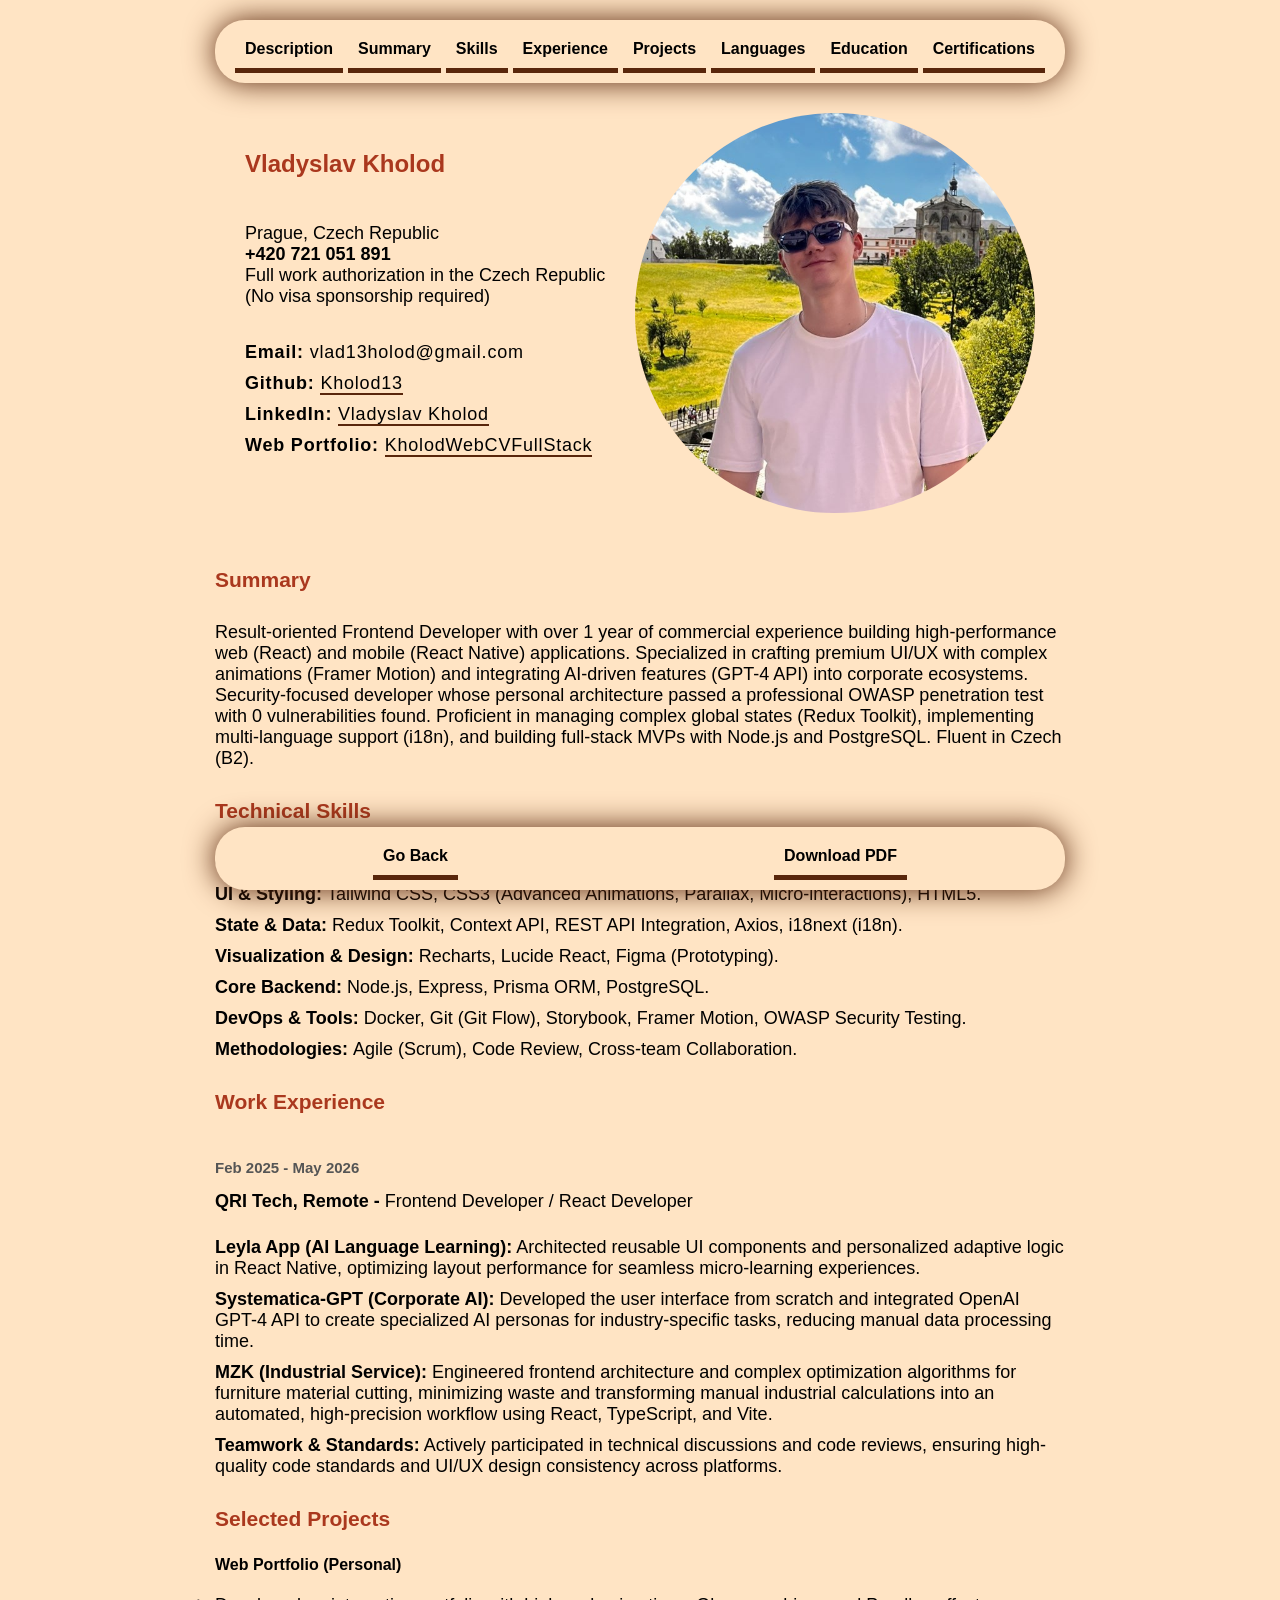
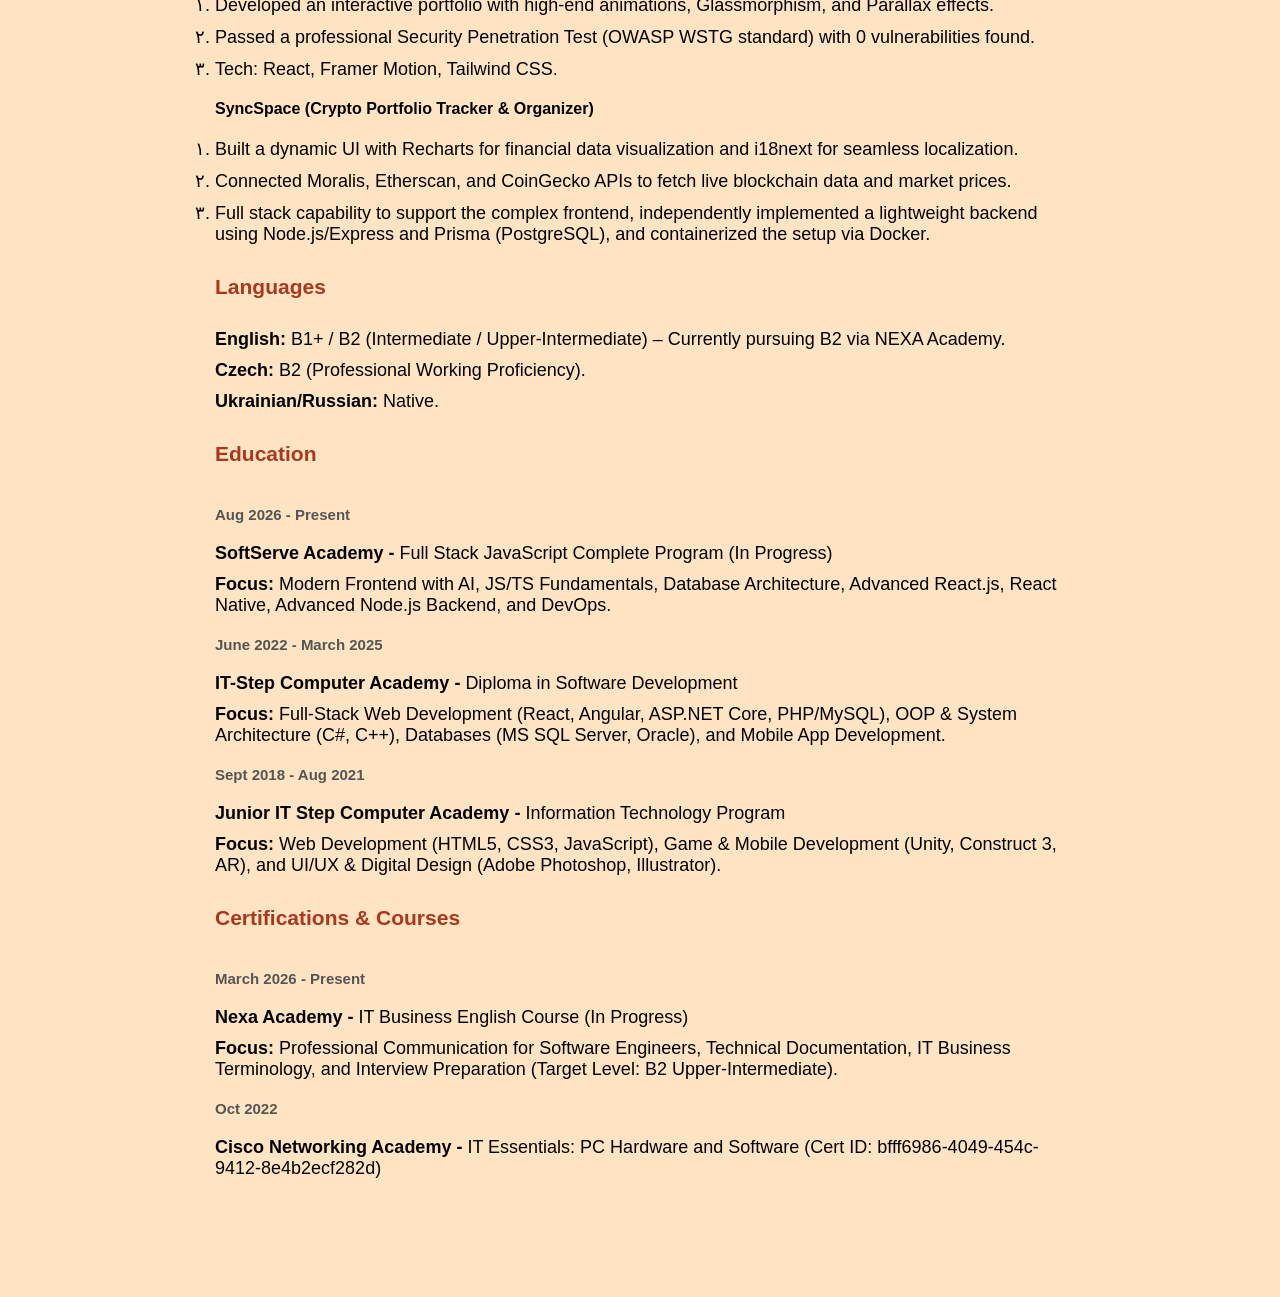
<file: index.html>
<!doctype html>
<html lang="en">
<head>
    <meta charset="UTF-8">
    <meta name="viewport"
          content="width=device-width, user-scalable=no, initial-scale=1.0, maximum-scale=1.0, minimum-scale=1.0">
    <meta http-equiv="X-UA-Compatible" content="ie=edge">
    <link rel="stylesheet" href="styles.css">
    <title>Vladyslav Kholod | Full Stack Developer</title>
</head>
<body>
    <div class="wrapper">
        <nav>
            <a class="link" href="#top">Description</a>
            <a class="link" href="#summary">Summary</a>
            <a class="link" href="#skills">Skills</a>
            <a class="link" href="#experience">Experience</a>
            <a class="link" href="#projects">Projects</a>
            <a class="link" href="#languages">Languages</a>
            <a class="link" href="#education">Education</a>
            <a class="link" href="#certifications">Certifications</a>
        </nav>
        <section id="top" class="description-block">
            <div>
                <h1>Vladyslav Kholod</h1>
                <p>
                    Prague, Czech Republic<br/>
                    <strong>+420 721 051 891</strong><br/>
                    Full work authorization in the Czech Republic<br/> (No visa sponsorship required)
                </p>
                <ul>
                    <li><strong>Email: </strong>vlad13holod@gmail.com</li>
                    <li><strong>Github: </strong><a href="http://github.com/Kholod13">Kholod13</a></li>
                    <li><strong>LinkedIn: </strong><a href="https://bit.ly/kholodLinkedIn">Vladyslav Kholod</a></li>
                    <li><strong>Web Portfolio: </strong><a href="https://bit.ly/KholodWebCVFullStack">KholodWebCVFullStack</a></li>
                </ul>
            </div>
            <div>
                <img src="source/profile.jpg" alt="profile picture">
            </div>
        </section>
        <section id="summary" class="summary-block block">
            <h3>Summary</h3>
            <p>
                Result-oriented Frontend Developer with over 1 year of commercial experience
                building high-performance web (React) and mobile (React Native) applications.
                Specialized in crafting premium UI/UX with complex animations (Framer
                Motion) and integrating AI-driven features (GPT-4 API) into corporate
                ecosystems. Security-focused developer whose personal architecture passed a
                professional OWASP penetration test with 0 vulnerabilities found. Proficient in
                managing complex global states (Redux Toolkit), implementing multi-language
                support (i18n), and building full-stack MVPs with Node.js and PostgreSQL. Fluent
                in Czech (B2).
            </p>
        </section>
        <section id="skills" class="skills-block block">
            <h3>Technical Skills</h3>
            <ul>
                <li><strong>Core Frontend: </strong>JavaScript (ES6+), TypeScript, React, React Native, Next.js, Vite.</li>
                <li><strong>UI & Styling: </strong>Tailwind CSS, CSS3 (Advanced Animations, Parallax, Micro-interactions), HTML5.</li>
                <li><strong>State & Data: </strong>Redux Toolkit, Context API, REST API Integration, Axios, i18next (i18n).</li>
                <li><strong>Visualization & Design: </strong>Recharts, Lucide React, Figma (Prototyping).</li>
                <li><strong>Core Backend: </strong> Node.js, Express, Prisma ORM, PostgreSQL.</li>
                <li><strong>DevOps & Tools: </strong>Docker, Git (Git Flow), Storybook, Framer Motion, OWASP Security Testing.</li>
                <li><strong>Methodologies: </strong> Agile (Scrum), Code Review, Cross-team Collaboration.</li>
            </ul>
        </section>
        <section id="experience" class="experience-block block">
            <h3>Work Experience</h3>
            <div class="experience-item item">
                <p>
                    <span>Feb 2025 - May 2026</span><br/>
                    <strong>QRI Tech, Remote - </strong>Frontend Developer / React Developer
                </p>
                <ol>
                    <li>
                        <strong>Leyla App (AI Language Learning):</strong> Architected reusable UI components
                        and personalized adaptive logic in React Native, optimizing layout
                        performance for seamless micro-learning experiences.
                    </li>
                    <li>
                        <strong>Systematica-GPT (Corporate AI):</strong> Developed the user interface from
                        scratch and integrated OpenAI GPT-4 API to create specialized AI
                        personas for industry-specific tasks, reducing manual data processing
                        time.
                    </li>
                    <li>
                        <strong>MZK (Industrial Service):</strong> Engineered frontend architecture and complex
                        optimization algorithms for furniture material cutting, minimizing waste
                        and transforming manual industrial calculations into an automated,
                        high-precision workflow using React, TypeScript, and Vite.
                    </li>
                    <li>
                        <strong>Teamwork & Standards:</strong>  Actively participated in technical discussions and
                        code reviews, ensuring high-quality code standards and UI/UX design
                        consistency across platforms.
                    </li>
                </ol>
            </div>
        </section>
        <section id="projects" class="projects-block block">
            <h3>Selected Projects</h3>
            <div class="projects-item item">
                <h4>Web Portfolio (Personal)</h4>
                <ul>
                    <li>
                        Developed an interactive portfolio with high-end animations, Glassmorphism, and Parallax effects.
                    </li>
                    <li>
                        Passed a professional Security Penetration Test (OWASP WSTG standard)
                        with 0 vulnerabilities found.
                    </li>
                    <li>
                        Tech: React, Framer Motion, Tailwind CSS.
                    </li>
                </ul>
            </div>
            <div class="projects-item item">
                <h4>SyncSpace (Crypto Portfolio Tracker & Organizer)</h4>
                <ul>
                    <li>
                        Built a dynamic UI with Recharts for financial data visualization and
                        i18next for seamless localization.
                    </li>
                    <li>
                        Connected Moralis, Etherscan, and CoinGecko APIs to fetch live
                        blockchain data and market prices.
                    </li>
                    <li>
                        Full stack capability to support the complex frontend, independently
                        implemented a lightweight backend using Node.js/Express and Prisma
                        (PostgreSQL), and containerized the setup via Docker.
                    </li>
                </ul>
            </div>
        </section>
        <section id="languages" class="languages-block block">
            <h3>Languages</h3>
            <ul>
                <li><strong>English: </strong>B1+ / B2 (Intermediate / Upper-Intermediate) – Currently pursuing B2 via NEXA Academy.</li>
                <li><strong>Czech: </strong>B2 (Professional Working Proficiency).</li>
                <li><strong>Ukrainian/Russian: </strong>Native.</li>
            </ul>
        </section>
        <section id="education" class="education-block block">
            <h3>Education</h3>
            <div class="education-item item">
                <span>Aug 2026 - Present</span>
                <p>
                    <strong>SoftServe Academy - </strong> Full Stack JavaScript Complete Program (In Progress)
                </p>
                <p>
                    <strong>Focus: </strong>Modern Frontend with AI, JS/TS Fundamentals, Database Architecture, Advanced React.js, React Native, Advanced Node.js Backend, and DevOps.
                </p>
            </div>
            <div class="education-item item">
                <span>June 2022 - March 2025</span>
                <p>
                    <strong>IT-Step Computer Academy - </strong>Diploma in Software Development
                </p>
                <p>
                    <strong>Focus: </strong>Full-Stack Web Development (React, Angular, ASP.NET Core,
                    PHP/MySQL), OOP & System Architecture (C#, C++), Databases (MS SQL Server,
                    Oracle), and Mobile App Development.
                </p>
            </div>
            <div class="education-item item">
                <span>Sept 2018 - Aug 2021</span>
                <p>
                    <strong>Junior IT Step Computer Academy -</strong> Information Technology Program
                </p>
                <p>
                    <strong>Focus: </strong>Web Development (HTML5, CSS3, JavaScript), Game & Mobile
                    Development (Unity, Construct 3, AR), and UI/UX & Digital Design (Adobe
                    Photoshop, Illustrator).
                </p>
            </div>
        </section>
        <section id="certifications" class="certifications-block block">
            <h3>Certifications & Courses</h3>
            <div class="education-item item">
                <span>March 2026 - Present</span>
                <p>
                    <strong>Nexa Academy -</strong> IT Business English Course (In Progress)
                </p>
                <p>
                    <strong>Focus: </strong>Professional Communication for Software Engineers, Technical
                    Documentation, IT Business Terminology, and Interview Preparation (Target
                    Level: B2 Upper-Intermediate).
                </p>
            </div>
            <div class="education-item item">
                <span>Oct 2022</span>
                <p>
                    <strong>Cisco Networking Academy -</strong> IT Essentials: PC Hardware and Software (Cert ID: bfff6986-4049-454c-9412-8e4b2ecf282d)
                </p>
            </div>
        </section>
        <footer>
            <a class="link" href="#top">Go Back</a>
            <a href="source/Vladyslav_Kholod_FullStack_CV0908.pdf" download="" class="link button">
                Download PDF
            </a>
        </footer>
    </div>
</body>
</html>
</file>
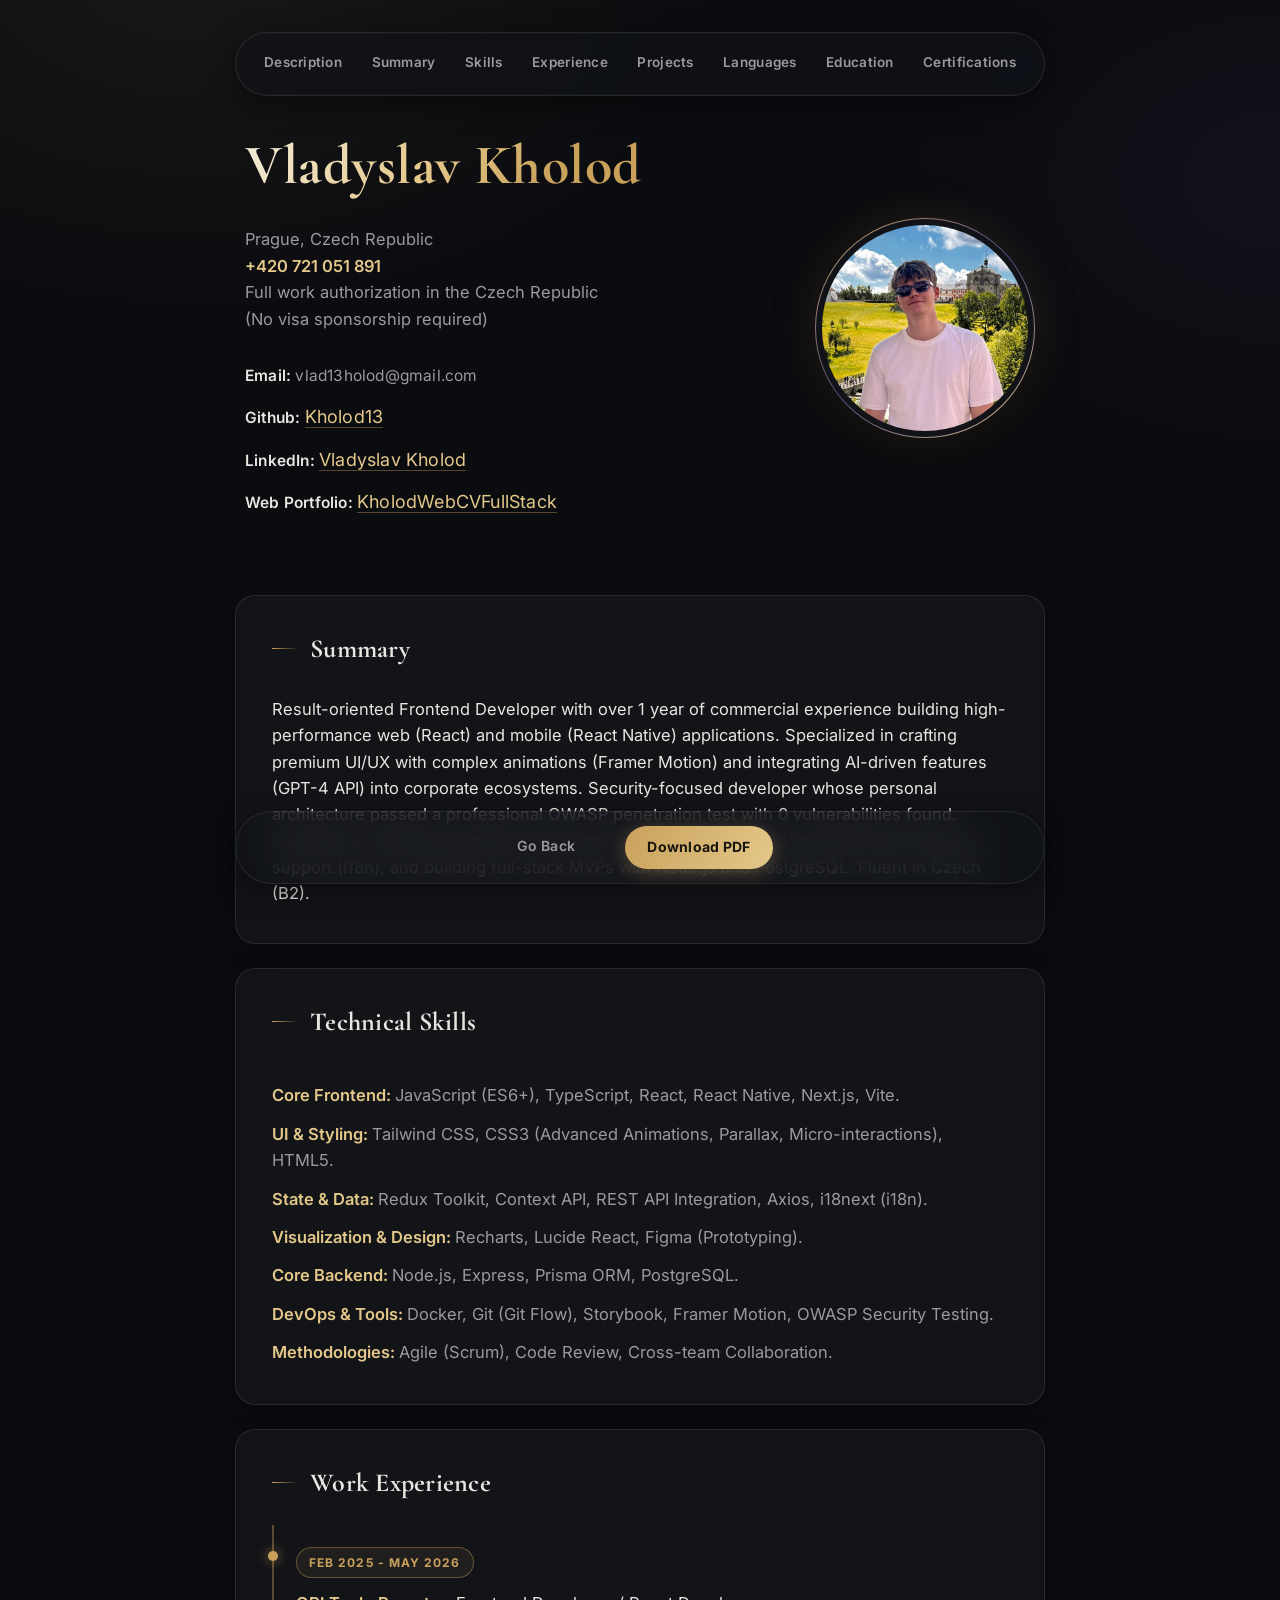
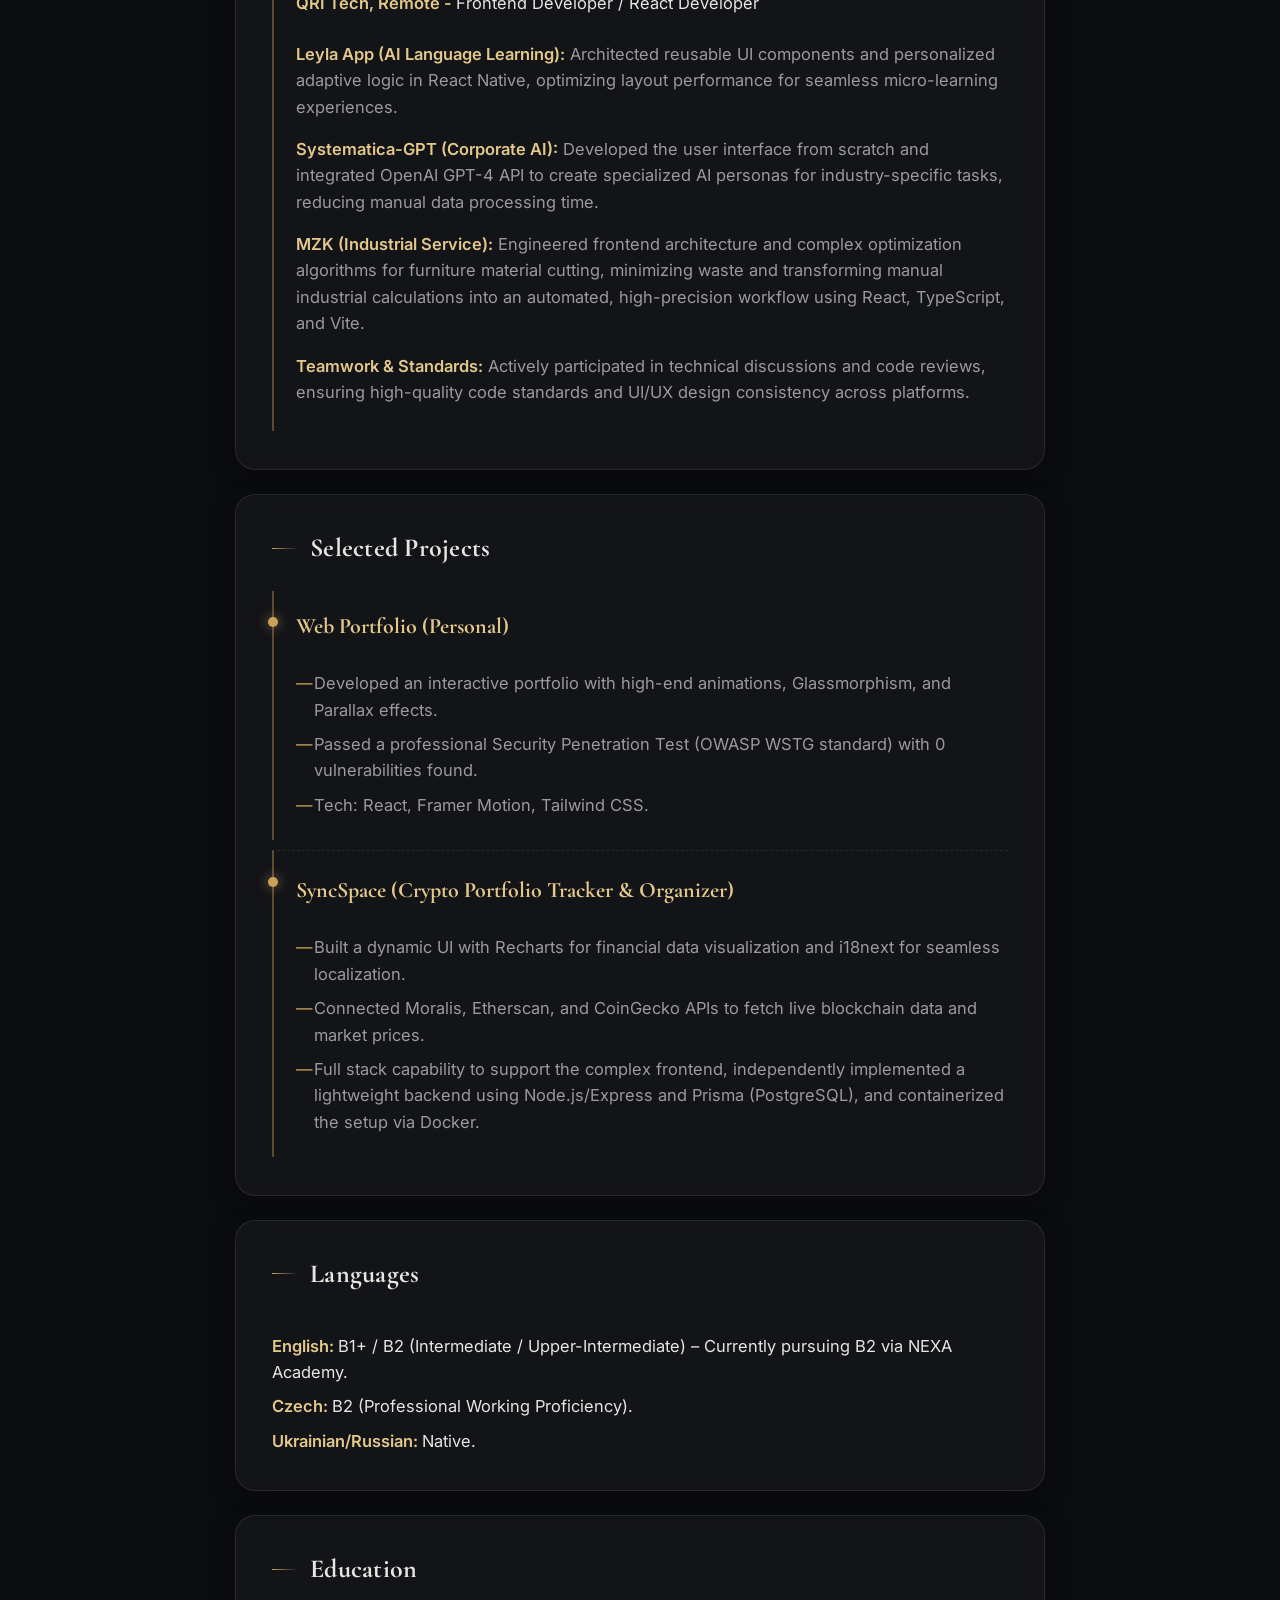
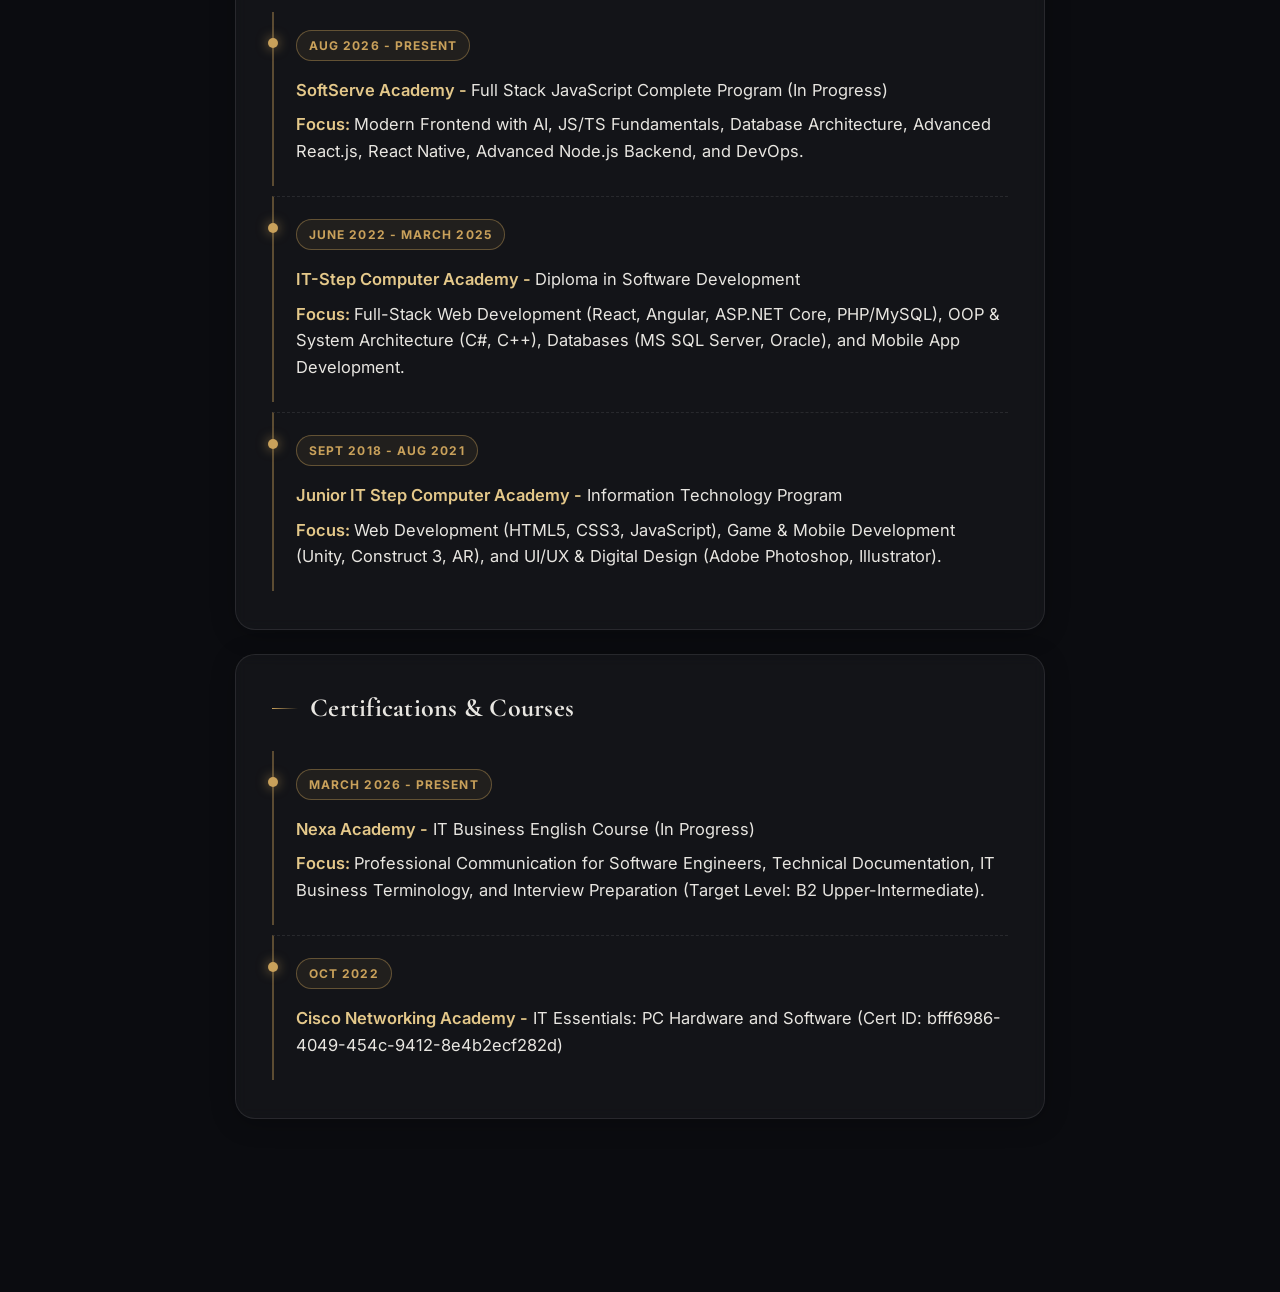
<file: AI_styles/index.html>
<!doctype html>
<html lang="en">
<head>
    <meta charset="UTF-8">
    <meta name="viewport"
          content="width=device-width, user-scalable=no, initial-scale=1.0, maximum-scale=1.0, minimum-scale=1.0">
    <meta http-equiv="X-UA-Compatible" content="ie=edge">
    <link rel="preconnect" href="https://fonts.googleapis.com">
    <link rel="preconnect" href="https://fonts.gstatic.com" crossorigin>
    <link href="https://fonts.googleapis.com/css2?family=Cormorant+Garamond:wght@500;600;700&family=Inter:wght@400;500;600;700&display=swap" rel="stylesheet">
    <link rel="stylesheet" href="styles.css">
    <title>Vladyslav Kholod | Full Stack Developer</title>
</head>
<body>
    <div class="wrapper">
        <nav>
            <a class="link" href="#top">Description</a>
            <a class="link" href="#summary">Summary</a>
            <a class="link" href="#skills">Skills</a>
            <a class="link" href="#experience">Experience</a>
            <a class="link" href="#projects">Projects</a>
            <a class="link" href="#languages">Languages</a>
            <a class="link" href="#education">Education</a>
            <a class="link" href="#certifications">Certifications</a>
        </nav>
        <section id="top" class="description-block">
            <div>
                <h1>Vladyslav Kholod</h1>
                <p>
                    Prague, Czech Republic<br/>
                    <strong>+420 721 051 891</strong><br/>
                    Full work authorization in the Czech Republic<br/> (No visa sponsorship required)
                </p>
                <ul>
                    <li><strong>Email: </strong>vlad13holod@gmail.com</li>
                    <li><strong>Github: </strong><a href="http://github.com/Kholod13">Kholod13</a></li>
                    <li><strong>LinkedIn: </strong><a href="https://bit.ly/kholodLinkedIn">Vladyslav Kholod</a></li>
                    <li><strong>Web Portfolio: </strong><a href="https://bit.ly/KholodWebCVFullStack">KholodWebCVFullStack</a></li>
                </ul>
            </div>
            <div>
                <img src="../source/profile.jpg" alt="profile picture">
            </div>
        </section>
        <section id="summary" class="summary-block block">
            <h3>Summary</h3>
            <p>
                Result-oriented Frontend Developer with over 1 year of commercial experience
                building high-performance web (React) and mobile (React Native) applications.
                Specialized in crafting premium UI/UX with complex animations (Framer
                Motion) and integrating AI-driven features (GPT-4 API) into corporate
                ecosystems. Security-focused developer whose personal architecture passed a
                professional OWASP penetration test with 0 vulnerabilities found. Proficient in
                managing complex global states (Redux Toolkit), implementing multi-language
                support (i18n), and building full-stack MVPs with Node.js and PostgreSQL. Fluent
                in Czech (B2).
            </p>
        </section>
        <section id="skills" class="skills-block block">
            <h3>Technical Skills</h3>
            <ul>
                <li><strong>Core Frontend: </strong>JavaScript (ES6+), TypeScript, React, React Native, Next.js, Vite.</li>
                <li><strong>UI & Styling: </strong>Tailwind CSS, CSS3 (Advanced Animations, Parallax, Micro-interactions), HTML5.</li>
                <li><strong>State & Data: </strong>Redux Toolkit, Context API, REST API Integration, Axios, i18next (i18n).</li>
                <li><strong>Visualization & Design: </strong>Recharts, Lucide React, Figma (Prototyping).</li>
                <li><strong>Core Backend: </strong> Node.js, Express, Prisma ORM, PostgreSQL.</li>
                <li><strong>DevOps & Tools: </strong>Docker, Git (Git Flow), Storybook, Framer Motion, OWASP Security Testing.</li>
                <li><strong>Methodologies: </strong> Agile (Scrum), Code Review, Cross-team Collaboration.</li>
            </ul>
        </section>
        <section id="experience" class="experience-block block">
            <h3>Work Experience</h3>
            <div class="experience-item item">
                <p>
                    <span>Feb 2025 - May 2026</span><br/>
                    <strong>QRI Tech, Remote - </strong>Frontend Developer / React Developer
                </p>
                <ol>
                    <li>
                        <strong>Leyla App (AI Language Learning):</strong> Architected reusable UI components
                        and personalized adaptive logic in React Native, optimizing layout
                        performance for seamless micro-learning experiences.
                    </li>
                    <li>
                        <strong>Systematica-GPT (Corporate AI):</strong> Developed the user interface from
                        scratch and integrated OpenAI GPT-4 API to create specialized AI
                        personas for industry-specific tasks, reducing manual data processing
                        time.
                    </li>
                    <li>
                        <strong>MZK (Industrial Service):</strong> Engineered frontend architecture and complex
                        optimization algorithms for furniture material cutting, minimizing waste
                        and transforming manual industrial calculations into an automated,
                        high-precision workflow using React, TypeScript, and Vite.
                    </li>
                    <li>
                        <strong>Teamwork & Standards:</strong>  Actively participated in technical discussions and
                        code reviews, ensuring high-quality code standards and UI/UX design
                        consistency across platforms.
                    </li>
                </ol>
            </div>
        </section>
        <section id="projects" class="projects-block block">
            <h3>Selected Projects</h3>
            <div class="projects-item item">
                <h4>Web Portfolio (Personal)</h4>
                <ul>
                    <li>
                        Developed an interactive portfolio with high-end animations, Glassmorphism, and Parallax effects.
                    </li>
                    <li>
                        Passed a professional Security Penetration Test (OWASP WSTG standard)
                        with 0 vulnerabilities found.
                    </li>
                    <li>
                        Tech: React, Framer Motion, Tailwind CSS.
                    </li>
                </ul>
            </div>
            <div class="projects-item item">
                <h4>SyncSpace (Crypto Portfolio Tracker & Organizer)</h4>
                <ul>
                    <li>
                        Built a dynamic UI with Recharts for financial data visualization and
                        i18next for seamless localization.
                    </li>
                    <li>
                        Connected Moralis, Etherscan, and CoinGecko APIs to fetch live
                        blockchain data and market prices.
                    </li>
                    <li>
                        Full stack capability to support the complex frontend, independently
                        implemented a lightweight backend using Node.js/Express and Prisma
                        (PostgreSQL), and containerized the setup via Docker.
                    </li>
                </ul>
            </div>
        </section>
        <section id="languages" class="languages-block block">
            <h3>Languages</h3>
            <ul>
                <li><strong>English: </strong>B1+ / B2 (Intermediate / Upper-Intermediate) – Currently pursuing B2 via NEXA Academy.</li>
                <li><strong>Czech: </strong>B2 (Professional Working Proficiency).</li>
                <li><strong>Ukrainian/Russian: </strong>Native.</li>
            </ul>
        </section>
        <section id="education" class="education-block block">
            <h3>Education</h3>
            <div class="education-item item">
                <span>Aug 2026 - Present</span>
                <p>
                    <strong>SoftServe Academy - </strong> Full Stack JavaScript Complete Program (In Progress)
                </p>
                <p>
                    <strong>Focus: </strong>Modern Frontend with AI, JS/TS Fundamentals, Database Architecture, Advanced React.js, React Native, Advanced Node.js Backend, and DevOps.
                </p>
            </div>
            <div class="education-item item">
                <span>June 2022 - March 2025</span>
                <p>
                    <strong>IT-Step Computer Academy - </strong>Diploma in Software Development
                </p>
                <p>
                    <strong>Focus: </strong>Full-Stack Web Development (React, Angular, ASP.NET Core,
                    PHP/MySQL), OOP & System Architecture (C#, C++), Databases (MS SQL Server,
                    Oracle), and Mobile App Development.
                </p>
            </div>
            <div class="education-item item">
                <span>Sept 2018 - Aug 2021</span>
                <p>
                    <strong>Junior IT Step Computer Academy -</strong> Information Technology Program
                </p>
                <p>
                    <strong>Focus: </strong>Web Development (HTML5, CSS3, JavaScript), Game & Mobile
                    Development (Unity, Construct 3, AR), and UI/UX & Digital Design (Adobe
                    Photoshop, Illustrator).
                </p>
            </div>
        </section>
        <section id="certifications" class="certifications-block block">
            <h3>Certifications & Courses</h3>
            <div class="education-item item">
                <span>March 2026 - Present</span>
                <p>
                    <strong>Nexa Academy -</strong> IT Business English Course (In Progress)
                </p>
                <p>
                    <strong>Focus: </strong>Professional Communication for Software Engineers, Technical
                    Documentation, IT Business Terminology, and Interview Preparation (Target
                    Level: B2 Upper-Intermediate).
                </p>
            </div>
            <div class="education-item item">
                <span>Oct 2022</span>
                <p>
                    <strong>Cisco Networking Academy -</strong> IT Essentials: PC Hardware and Software (Cert ID: bfff6986-4049-454c-9412-8e4b2ecf282d)
                </p>
            </div>
        </section>
        <footer>
            <a class="link" href="#top">Go Back</a>
            <a href="source/Vladyslav_Kholod_FullStack_CV0908.pdf" download="" class="link button">
                Download PDF
            </a>
        </footer>
    </div>
</body>
</html>
</file>
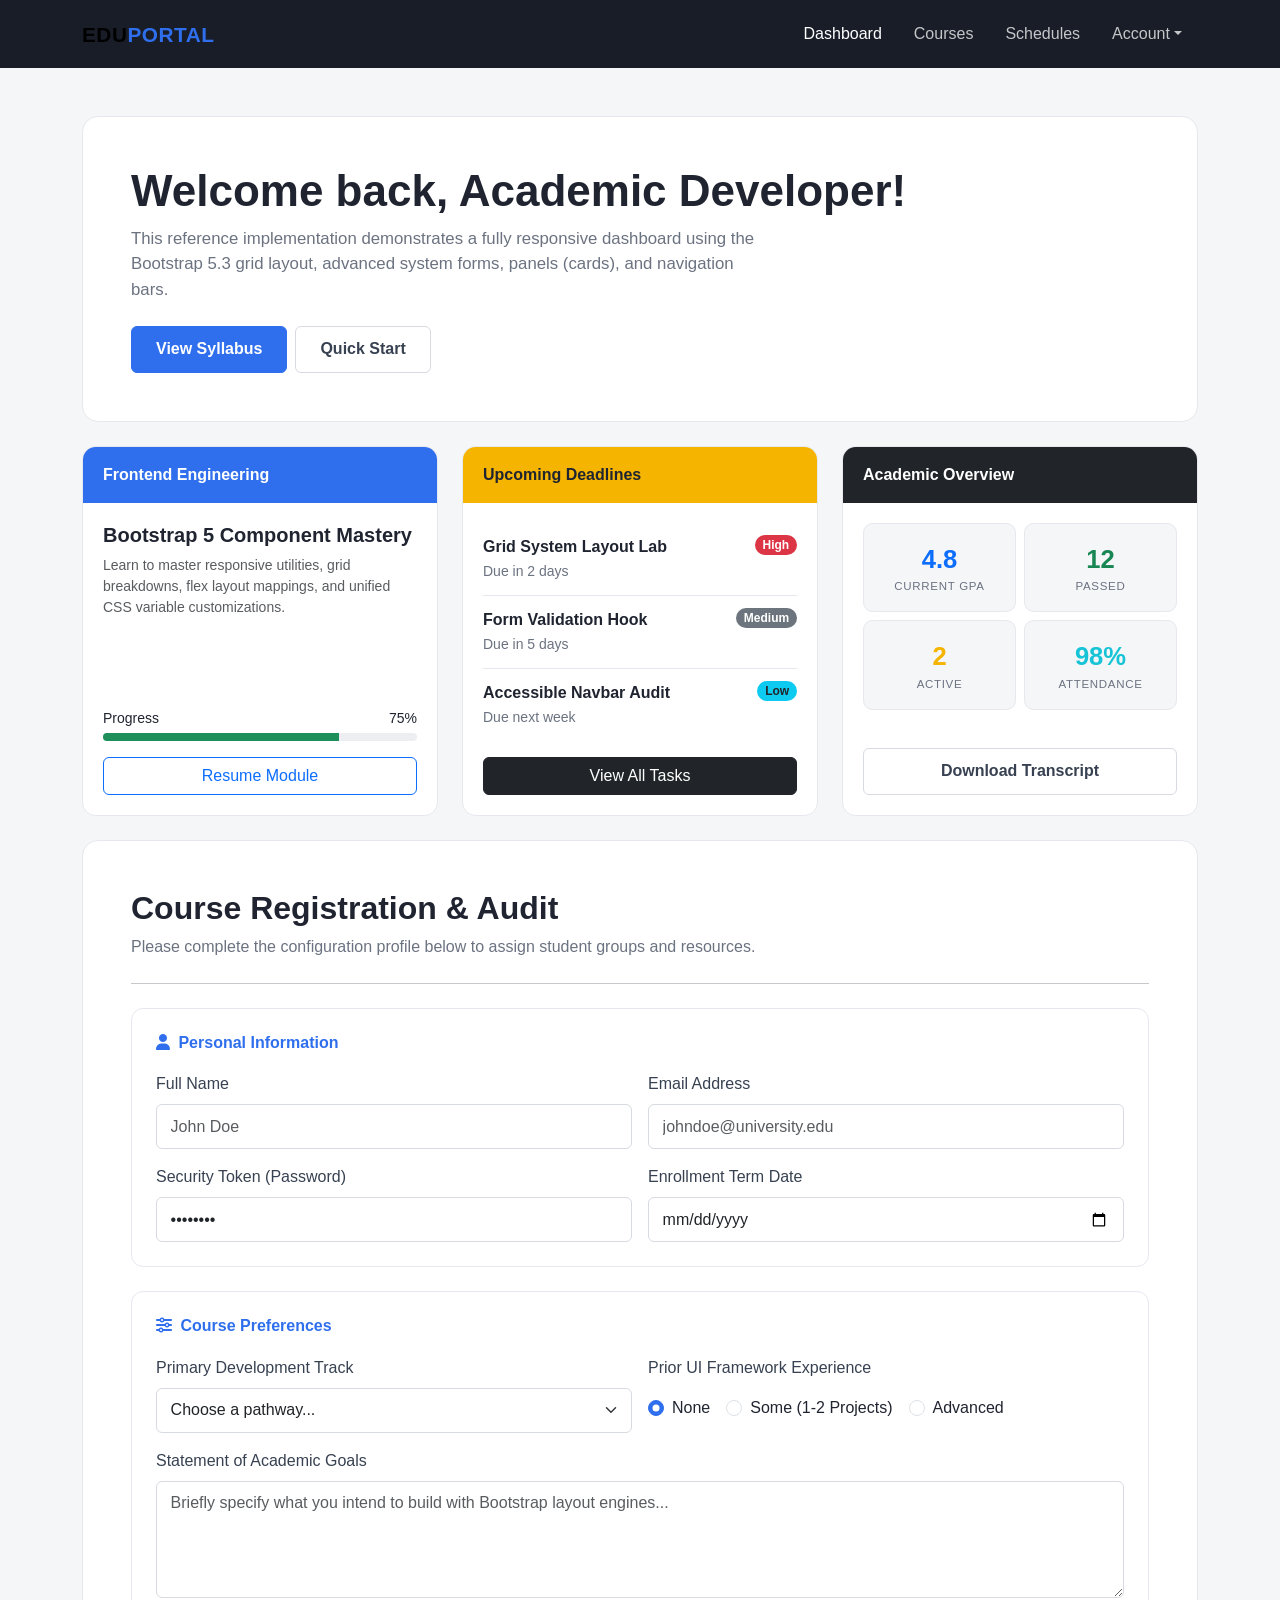
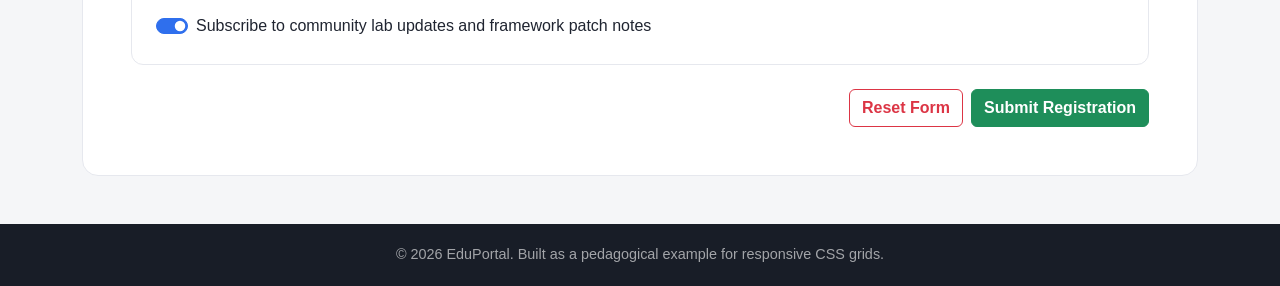
<file: bootstrap_hw/index.html>
<!DOCTYPE html>
<html lang="en">
<head>
    <meta charset="UTF-8">
    <meta name="viewport" content="width=device-width, initial-scale=1.0">
    <title>EduPortal — Dashboard</title>
    <link href="https://cdnjs.cloudflare.com/ajax/libs/twitter-bootstrap/5.3.3/css/bootstrap.min.css" rel="stylesheet">
    <link href="https://cdnjs.cloudflare.com/ajax/libs/font-awesome/6.5.2/css/all.min.css" rel="stylesheet">
    <link href="style.css" rel="stylesheet">
</head>
<body>

<!-- ===== NAVBAR ===== -->
<nav class="navbar navbar-expand-lg navbar-eduportal sticky-top">
    <div class="container">
        <a class="navbar-brand" href="#">EDU<span class="brand-accent">PORTAL</span></a>
        <button class="navbar-toggler" type="button" data-bs-toggle="collapse" data-bs-target="#eduNavbar" aria-controls="eduNavbar" aria-expanded="false" aria-label="Toggle navigation">
            <span class="navbar-toggler-icon"></span>
        </button>
        <div class="collapse navbar-collapse" id="eduNavbar">
            <ul class="navbar-nav ms-auto mb-2 mb-lg-0 text-lg-end">
                <li class="nav-item"><a class="nav-link active" href="#">Dashboard</a></li>
                <li class="nav-item"><a class="nav-link" href="#">Courses</a></li>
                <li class="nav-item"><a class="nav-link" href="#">Schedules</a></li>
                <li class="nav-item dropdown">
                    <a class="nav-link dropdown-toggle" href="#" role="button" data-bs-toggle="dropdown" aria-expanded="false">Account</a>
                    <ul class="dropdown-menu dropdown-menu-lg-end">
                        <li><a class="dropdown-item" href="#">Profile</a></li>
                        <li><a class="dropdown-item" href="#">Settings</a></li>
                        <li><hr class="dropdown-divider"></li>
                        <li><a class="dropdown-item" href="#">Sign out</a></li>
                    </ul>
                </li>
            </ul>
        </div>
    </div>
</nav>

<div class="container py-4 py-lg-5">

    <!-- ===== HERO ===== -->
    <div class="hero-card mb-4">
        <h1>Welcome back, Academic Developer!</h1>
        <p>This reference implementation demonstrates a fully responsive dashboard using the Bootstrap 5.3 grid layout, advanced system forms, panels (cards), and navigation bars.</p>
        <div class="d-flex flex-wrap gap-2 mt-4">
            <button class="btn btn-edu-primary">View Syllabus</button>
            <button class="btn btn-edu-outline">Quick Start</button>
        </div>
    </div>

    <!-- ===== THREE CARDS ===== -->
    <div class="row g-4 mb-4">

        <!-- Frontend Engineering -->
        <div class="col-12 col-md-6 col-lg-4">
            <div class="edu-card">
                <div class="edu-card-header bg-blue">Frontend Engineering</div>
                <div class="edu-card-body">
                    <h5 class="fw-bold mb-2">Bootstrap 5 Component Mastery</h5>
                    <p class="text-muted small mb-4">Learn to master responsive utilities, grid breakdowns, flex layout mappings, and unified CSS variable customizations.</p>
                    <div class="mt-auto">
                        <div class="d-flex justify-content-between small mb-1">
                            <span>Progress</span>
                            <span>75%</span>
                        </div>
                        <div class="progress mb-3">
                            <div class="progress-bar progress-bar-green" style="width:75%"></div>
                        </div>
                        <button class="btn btn-outline-primary w-100 card-footer-btn">Resume Module</button>
                    </div>
                </div>
            </div>
        </div>

        <!-- Upcoming Deadlines -->
        <div class="col-12 col-md-6 col-lg-4">
            <div class="edu-card">
                <div class="edu-card-header bg-amber">Upcoming Deadlines</div>
                <div class="edu-card-body">
                    <div class="deadline-item">
                        <div>
                            <div class="fw-bold">Grid System Layout Lab</div>
                            <small>Due in 2 days</small>
                        </div>
                        <span class="badge rounded-pill bg-danger align-self-start">High</span>
                    </div>
                    <div class="deadline-item">
                        <div>
                            <div class="fw-bold">Form Validation Hook</div>
                            <small>Due in 5 days</small>
                        </div>
                        <span class="badge rounded-pill bg-secondary align-self-start">Medium</span>
                    </div>
                    <div class="deadline-item">
                        <div>
                            <div class="fw-bold">Accessible Navbar Audit</div>
                            <small>Due next week</small>
                        </div>
                        <span class="badge rounded-pill bg-info text-dark align-self-start">Low</span>
                    </div>
                    <button class="btn btn-dark w-100 card-footer-btn mt-3">View All Tasks</button>
                </div>
            </div>
        </div>

        <!-- Academic Overview -->
        <div class="col-12 col-lg-4">
            <div class="edu-card">
                <div class="edu-card-header bg-dark">Academic Overview</div>
                <div class="edu-card-body">
                    <div class="row g-2 mb-3">
                        <div class="col-6">
                            <div class="stat-box">
                                <div class="stat-value text-primary">4.8</div>
                                <div class="stat-label">Current GPA</div>
                            </div>
                        </div>
                        <div class="col-6">
                            <div class="stat-box">
                                <div class="stat-value text-success">12</div>
                                <div class="stat-label">Passed</div>
                            </div>
                        </div>
                        <div class="col-6">
                            <div class="stat-box">
                                <div class="stat-value" style="color:var(--edu-amber)">2</div>
                                <div class="stat-label">Active</div>
                            </div>
                        </div>
                        <div class="col-6">
                            <div class="stat-box">
                                <div class="stat-value" style="color:var(--edu-cyan)">98%</div>
                                <div class="stat-label">Attendance</div>
                            </div>
                        </div>
                    </div>
                    <button class="btn btn-edu-outline w-100 card-footer-btn">Download Transcript</button>
                </div>
            </div>
        </div>
    </div>

    <!-- ===== COURSE REGISTRATION FORM ===== -->
    <div class="form-section">
        <h2>Course Registration &amp; Audit</h2>
        <p class="lead-text">Please complete the configuration profile below to assign student groups and resources.</p>
        <hr class="my-4">

        <form novalidate>

            <!-- Personal Information -->
            <div class="form-subgroup">
                <h6 class="form-subgroup-title"><i class="fa-solid fa-user me-1"></i> Personal Information</h6>
                <div class="row g-3">
                    <div class="col-12 col-md-6">
                        <label class="form-label">Full Name</label>
                        <input type="text" class="form-control" placeholder="John Doe">
                    </div>
                    <div class="col-12 col-md-6">
                        <label class="form-label">Email Address</label>
                        <input type="email" class="form-control" placeholder="johndoe@university.edu">
                    </div>
                    <div class="col-12 col-md-6">
                        <label class="form-label">Security Token (Password)</label>
                        <input type="password" class="form-control" value="password">
                    </div>
                    <div class="col-12 col-md-6">
                        <label class="form-label">Enrollment Term Date</label>
                        <input type="date" class="form-control">
                    </div>
                </div>
            </div>

            <!-- Course Preferences -->
            <div class="form-subgroup">
                <h6 class="form-subgroup-title"><i class="fa-solid fa-sliders me-1"></i> Course Preferences</h6>
                <div class="row g-3">
                    <div class="col-12 col-md-6">
                        <label class="form-label">Primary Development Track</label>
                        <select class="form-select">
                            <option selected>Choose a pathway...</option>
                            <option>Frontend Engineering</option>
                            <option>Backend Systems</option>
                            <option>Full-Stack Development</option>
                            <option>UI / UX Design</option>
                        </select>
                    </div>
                    <div class="col-12 col-md-6">
                        <label class="form-label d-block">Prior UI Framework Experience</label>
                        <div class="d-flex flex-wrap gap-3 pt-2">
                            <div class="form-check">
                                <input class="form-check-input" type="radio" name="uiExperience" id="expNone" checked>
                                <label class="form-check-label" for="expNone">None</label>
                            </div>
                            <div class="form-check">
                                <input class="form-check-input" type="radio" name="uiExperience" id="expSome">
                                <label class="form-check-label" for="expSome">Some (1-2 Projects)</label>
                            </div>
                            <div class="form-check">
                                <input class="form-check-input" type="radio" name="uiExperience" id="expAdvanced">
                                <label class="form-check-label" for="expAdvanced">Advanced</label>
                            </div>
                        </div>
                    </div>
                    <div class="col-12">
                        <label class="form-label">Statement of Academic Goals</label>
                        <textarea class="form-control" rows="4" placeholder="Briefly specify what you intend to build with Bootstrap layout engines..."></textarea>
                    </div>
                    <div class="col-12">
                        <div class="form-check form-switch">
                            <input class="form-check-input" type="checkbox" role="switch" id="subscribeSwitch" checked>
                            <label class="form-check-label" for="subscribeSwitch">Subscribe to community lab updates and framework patch notes</label>
                        </div>
                    </div>
                </div>
            </div>

            <div class="d-flex justify-content-end flex-wrap gap-2 mt-4">
                <button type="reset" class="btn btn-edu-danger-outline">Reset Form</button>
                <button type="submit" class="btn btn-edu-success text-white">Submit Registration</button>
            </div>

        </form>
    </div>

</div>

<!-- ===== FOOTER ===== -->
<footer class="edu-footer text-center">
    © 2026 EduPortal. Built as a pedagogical example for responsive CSS grids.
</footer>

<script src="https://cdnjs.cloudflare.com/ajax/libs/twitter-bootstrap/5.3.3/js/bootstrap.bundle.min.js"></script>
</body>
</html>
</file>
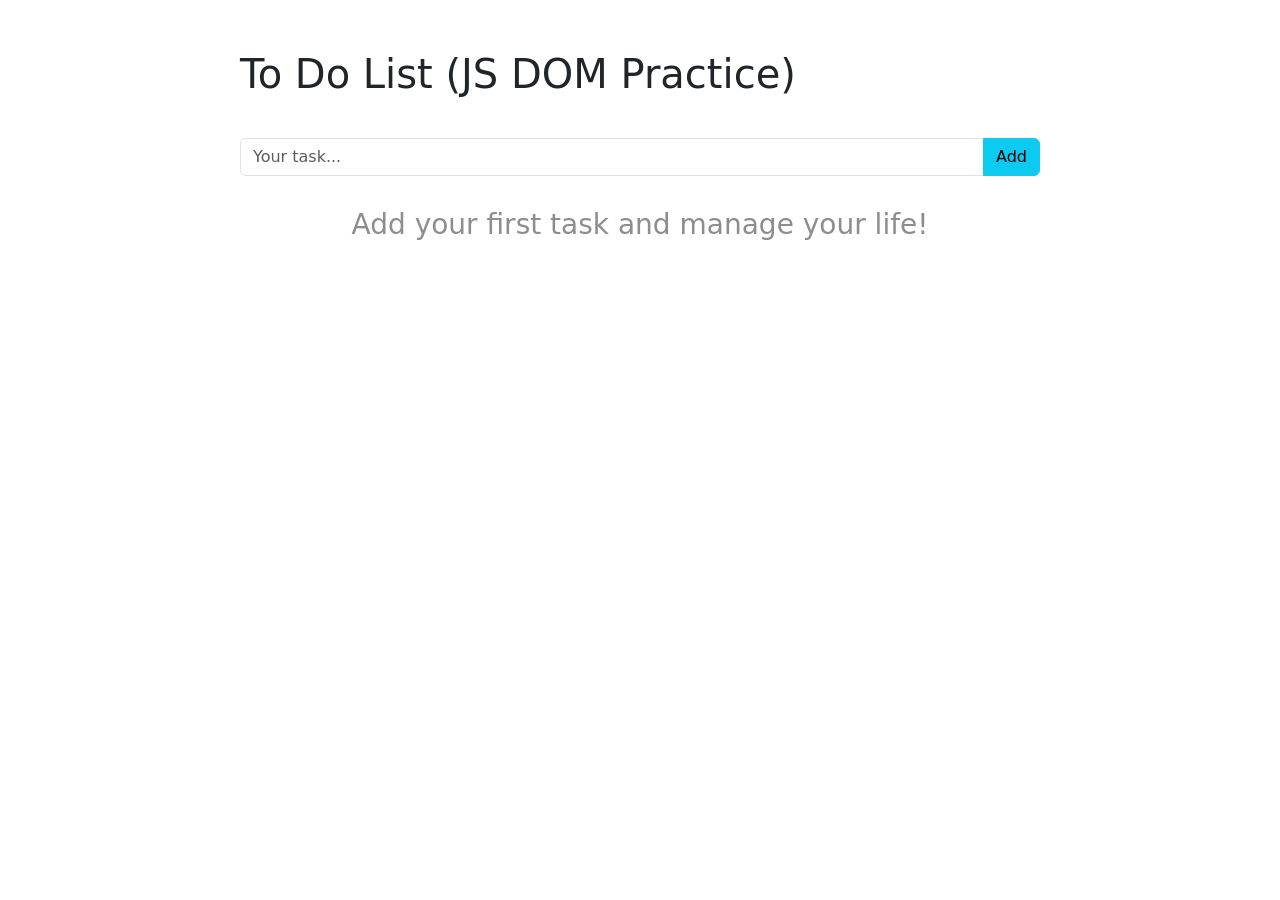
<file: todoList_hw/index.html>
<!doctype html>
<html lang="en">
<head>
    <meta charset="UTF-8">
    <meta name="viewport"
          content="width=device-width, user-scalable=no, initial-scale=1.0, maximum-scale=1.0, minimum-scale=1.0">
    <meta http-equiv="X-UA-Compatible" content="ie=edge">
    <link rel="icon" type="image/x-icon" href="assets/icon.ico">
    <title>TODO</title>
    <link href="https://cdn.jsdelivr.net/npm/bootstrap@5.3.8/dist/css/bootstrap.min.css" rel="stylesheet" integrity="sha384-sRIl4kxILFvY47J16cr9ZwB07vP4J8+LH7qKQnuqkuIAvNWLzeN8tE5YBujZqJLB" crossorigin="anonymous">
    <link rel="stylesheet" href="style.css">
</head>
<body>
    <div class="wrapper">
        <div class="container">
            <h1>To Do List (JS DOM Practice)</h1>
            <div class="input-group flex-nowrap">
                <!-- Input -->
                <input id="input" type="text" class="form-control" placeholder="Your task..." aria-label="Your task..." aria-describedby="addon-wrapping">
                <!-- Add button -->
                <button id="addToDoBtn" type="button" class="btn btn-info">Add</button>
            </div>
            <fieldset>
                 <ul id="list" class="list-group border-secondary-subtle d-grid gap-2">
                     <!--
                     <li class="input-group rounded-end border border-secondary-subtle d-flex justify-content-between align-items-center">
                         <div class="ps-3">
                             <input class="form-check-input custom-check me-1" type="checkbox" value="" id="firstCheckboxStretched">
                             <label class="form-check-label stretched-link" for="firstCheckboxStretched">First checkbox</label>
                         </div>
                         <button type="button" class="btn btn-danger">Delete</button>
                     </li>

                     <li class="input-group pe-3 bg-success-subtle rounded-end border border-success-subtle d-flex justify-content-between align-items-center">
                         <div class="ps-3">
                             <input class="form-check-input custom-check me-1" type="checkbox" value="" id="disabledCheckbox" disabled checked>
                             <label class="form-check-label stretched-link text-decoration-line-through" for="disabledCheckbox">First checkbox</label>
                         </div>
                         <button type="button" class="btn btn-danger invisible">Delete</button>
                         <button type="button" class="btn btn-close custom-close"></button>
                     </li>
                     -->
                     </ul>
            </fieldset>
        </div>
    </div>
    <script src="https://cdn.jsdelivr.net/npm/bootstrap@5.3.8/dist/js/bootstrap.bundle.min.js" integrity="sha384-FKyoEForCGlyvwx9Hj09JcYn3nv7wiPVlz7YYwJrWVcXK/BmnVDxM+D2scQbITxI" crossorigin="anonymous"></script>
    <script type="module" src="script.js"></script>
</body>
</html>
</file>
<file: styles.css>
html, body, div, p, a, h1,h2,h3,h4, ol,ul {
    padding: 0;
    margin: 0;
}
body {
    width: 100%;
    height: 100%;
    font-family: Arial, Helvetica, sans-serif;
    background-color: #FFE4C4;
}
a{
    text-decoration: none;
    color: inherit;
    font-size: 18px;
}
a:hover{
    cursor: pointer;
}
.wrapper {
    margin: 20px auto;
    max-width: 850px;
    position: relative;
}
nav{
    display: flex;
    background-color: #FFE4C4;
    justify-content: space-between;
    gap: 2px;
    position: sticky;
    padding: 10px 20px;
    top: 10px;
    border-radius: 30px;
    box-shadow: 0px 0px 30px #59260B;
}
.link{
    text-decoration: none;
    color: inherit;
    font-weight: bold;
    padding: 10px;
    border-bottom: #59260B 5px solid;
    transition: 700ms;
    font-size: 16px;
}
.link:hover{
    background-color: #E6BEBA;
    transition: 700ms;
}
li{
    list-style: none;
}
h1{
    color: #AA381E;
    padding: 0px 0px 30px 0px;
}
h3{
    color: #AA381E;
}
.block h3{
    font-size: 21px;
    margin: 25px 0;
}
p, li{
    font-size: 18px;
    padding: 5px 0;
}
span{
    font-size: 15px;
    font-weight: bold;
    color: #555555;
    display: inline-block;
    padding: 15px 0;
}
ul, ol{
    margin: 15px 0;
}
/* description */
.description-block{
    display: flex;
    padding: 30px;
    justify-content: space-between;
    align-items: center;
}
.description-block div{
    display: flex;
    flex-direction: column;
    gap: 10px;
}
img{
    border-radius: 50%;
    height: 400px;
}
.description-block ul li{
    letter-spacing: 0.8px;
}
.description-block ul li a{
    border-bottom: #59260B 2px solid;
}
section[id]{
    scroll-margin-top: 100px;
}
/* projects */
.projects-item ul li{
    list-style: arabic-indic;
}
/* footer */
footer{
    background-color: #FFE4C4;
    display: flex;
    justify-content: space-around;
    margin-top: 30px;
    position: sticky;
    padding: 10px 0;
    bottom: 10px;
    border-radius: 30px;
    box-shadow: 0px 0px 30px #59260B;
}
</file>
<file: AI_styles/styles.css>
/* ============================================
   Vladyslav Kholod — Premium Editorial Theme
   ============================================ */

:root {
    --bg: #0b0c10;
    --bg-soft: #111319;
    --surface: rgba(255, 255, 255, 0.035);
    --surface-hover: rgba(255, 255, 255, 0.06);
    --border: rgba(255, 255, 255, 0.09);
    --border-strong: rgba(201, 161, 91, 0.35);
    --text: #e8e6e1;
    --text-dim: #9a9a9f;
    --text-faint: #6b6b70;
    --gold: #c9a15b;
    --gold-light: #e4c88a;
    --gold-dim: rgba(201, 161, 91, 0.4);
    --serif: "Cormorant Garamond", Georgia, serif;
    --sans: "Inter", -apple-system, BlinkMacSystemFont, sans-serif;
}

html, body, div, p, a, h1, h2, h3, h4, ol, ul {
    padding: 0;
    margin: 0;
}

* {
    box-sizing: border-box;
}

body {
    width: 100%;
    min-height: 100%;
    font-family: var(--sans);
    color: var(--text);
    background:
        radial-gradient(ellipse 900px 600px at 15% -5%, rgba(201, 161, 91, 0.08), transparent 60%),
        radial-gradient(ellipse 700px 500px at 100% 20%, rgba(120, 100, 200, 0.06), transparent 55%),
        var(--bg);
    background-attachment: fixed;
    line-height: 1.6;
    -webkit-font-smoothing: antialiased;
}

a {
    text-decoration: none;
    color: inherit;
    font-size: 18px;
}

a:hover {
    cursor: pointer;
}

.wrapper {
    margin: 32px auto 60px;
    max-width: 850px;
    position: relative;
    padding: 0 20px;
}

/* ============ NAV ============ */
nav {
    display: flex;
    background: rgba(17, 19, 25, 0.7);
    backdrop-filter: blur(18px) saturate(140%);
    -webkit-backdrop-filter: blur(18px) saturate(140%);
    justify-content: space-between;
    gap: 2px;
    position: sticky;
    padding: 10px 18px;
    top: 16px;
    border-radius: 999px;
    border: 1px solid var(--border);
    box-shadow:
        0 8px 30px rgba(0, 0, 0, 0.45),
        0 0 0 1px rgba(255, 255, 255, 0.02) inset;
    z-index: 50;
}

.link {
    text-decoration: none;
    color: var(--text-dim);
    font-weight: 600;
    padding: 9px 10px;
    border-bottom: 2px solid transparent;
    transition: color 320ms ease, border-color 320ms ease;
    font-size: 13.5px;
    letter-spacing: 0.02em;
    white-space: nowrap;
}

.link:hover {
    color: var(--gold-light);
    border-bottom-color: var(--gold);
    background: none;
}

li {
    list-style: none;
}

/* ============ TYPOGRAPHY ============ */
h1 {
    font-family: var(--serif);
    font-weight: 700;
    font-size: 56px;
    line-height: 1.05;
    letter-spacing: 0.01em;
    padding: 0 0 18px 0;
    background: linear-gradient(120deg, #f4ecd8 0%, var(--gold-light) 45%, var(--gold) 75%);
    -webkit-background-clip: text;
    background-clip: text;
    -webkit-text-fill-color: transparent;
}

h3 {
    color: var(--text);
    font-family: var(--serif);
    font-weight: 700;
}

h4 {
    font-family: var(--serif);
    font-weight: 700;
    font-size: 22px;
    color: var(--gold-light);
    padding-bottom: 10px;
}

.block h3 {
    font-size: 26px;
    margin: 0 0 22px 0;
    position: relative;
    display: inline-flex;
    align-items: center;
    gap: 12px;
    letter-spacing: 0.01em;
}

.block h3::before {
    content: "";
    display: inline-block;
    width: 26px;
    height: 1px;
    background: linear-gradient(90deg, var(--gold), transparent);
}

p, li {
    font-size: 16.5px;
    padding: 4px 0;
    color: var(--text);
}

.description-block p {
    color: var(--text-dim);
}

span {
    font-size: 12px;
    font-weight: 700;
    text-transform: uppercase;
    letter-spacing: 0.09em;
    color: var(--gold);
    display: inline-block;
    padding: 5px 12px;
    margin: 0 0 12px 0;
    background: rgba(201, 161, 91, 0.08);
    border: 1px solid var(--gold-dim);
    border-radius: 999px;
}

ul, ol {
    margin: 12px 0 0 0;
}

strong {
    color: var(--gold-light);
    font-weight: 600;
}

/* ============ SECTION CARDS ============ */
.block {
    background: var(--surface);
    border: 1px solid var(--border);
    border-radius: 20px;
    padding: 32px 36px;
    margin: 24px 0;
    backdrop-filter: blur(6px);
    box-shadow: 0 4px 24px rgba(0, 0, 0, 0.25);
    transition: border-color 400ms ease, transform 400ms ease, box-shadow 400ms ease;
}

.block:hover {
    border-color: var(--border-strong);
    transform: translateY(-2px);
    box-shadow: 0 12px 40px rgba(0, 0, 0, 0.4), 0 0 0 1px rgba(201, 161, 91, 0.08);
}

section[id] {
    scroll-margin-top: 100px;
}

/* ============ DESCRIPTION / HERO ============ */
.description-block {
    display: flex;
    padding: 40px 10px 50px;
    justify-content: space-between;
    align-items: center;
    gap: 30px;
}

.description-block div {
    display: flex;
    flex-direction: column;
    gap: 10px;
}

.description-block ul {
    margin-top: 14px;
    display: flex;
    flex-direction: column;
    gap: 6px;
}

.description-block ul li {
    letter-spacing: 0.2px;
    color: var(--text-dim);
    font-size: 15.5px;
}

.description-block ul li strong {
    color: var(--text);
    font-weight: 600;
}

.description-block ul li a {
    color: var(--gold-light);
    border-bottom: 1px solid var(--gold-dim);
    transition: border-color 300ms ease, color 300ms ease;
}

.description-block ul li a:hover {
    color: var(--gold);
    border-bottom-color: var(--gold);
}

img {
    border-radius: 50%;
    height: 220px;
    width: 220px;
    object-fit: cover;
    padding: 6px;
    border: 1px solid var(--border);
    background:
        linear-gradient(var(--bg-soft), var(--bg-soft)) padding-box,
        linear-gradient(140deg, var(--gold), rgba(120, 100, 200, 0.5), var(--gold-light)) border-box;
    box-shadow: 0 0 50px rgba(201, 161, 91, 0.15), 0 10px 40px rgba(0, 0, 0, 0.5);
}

/* ============ ITEM CARDS (experience / education / certs) ============ */
.item {
    position: relative;
    padding: 18px 0 18px 22px;
    border-left: 2px solid var(--gold-dim);
    margin-bottom: 6px;
}

.item::before {
    content: "";
    position: absolute;
    left: -6px;
    top: 26px;
    width: 10px;
    height: 10px;
    border-radius: 50%;
    background: var(--gold);
    box-shadow: 0 0 12px rgba(201, 161, 91, 0.7);
}

.item + .item {
    margin-top: 10px;
    padding-top: 22px;
    border-top: 1px dashed var(--border);
}

/* Projects */
.projects-item ul li {
    list-style: none;
    position: relative;
    padding-left: 18px;
    color: var(--text-dim);
}

.projects-item ul li::before {
    content: "—";
    position: absolute;
    left: 0;
    color: var(--gold);
}

/* Experience ordered list */
.experience-item ol li {
    padding: 8px 0;
    color: var(--text-dim);
}

/* Skills list */
.skills-block ul li {
    padding: 6px 0;
    color: var(--text-dim);
}

/* ============ FOOTER ============ */
footer {
    background: rgba(17, 19, 25, 0.7);
    backdrop-filter: blur(18px) saturate(140%);
    -webkit-backdrop-filter: blur(18px) saturate(140%);
    display: flex;
    justify-content: center;
    align-items: center;
    gap: 40px;
    margin-top: 40px;
    position: sticky;
    padding: 14px 0;
    bottom: 16px;
    border-radius: 999px;
    border: 1px solid var(--border);
    box-shadow: 0 8px 30px rgba(0, 0, 0, 0.45);
}

footer .link {
    color: var(--text-dim);
    font-size: 14px;
}

footer .link:hover {
    color: var(--gold-light);
}

.button {
    background: linear-gradient(120deg, var(--gold), var(--gold-light));
    color: #17140d !important;
    padding: 10px 22px !important;
    border-radius: 999px;
    font-weight: 700;
    border-bottom: none !important;
    box-shadow: 0 4px 18px rgba(201, 161, 91, 0.35);
    transition: transform 280ms ease, box-shadow 280ms ease;
}

.button:hover {
    transform: translateY(-1px);
    box-shadow: 0 6px 24px rgba(201, 161, 91, 0.5);
    border-bottom: none !important;
}

/* ============ RESPONSIVE ============ */
@media (max-width: 700px) {
    h1 {
        font-size: 40px;
    }

    .description-block {
        flex-direction: column-reverse;
        text-align: center;
        padding: 30px 10px;
    }

    .description-block div {
        align-items: center;
    }

    img {
        height: 160px;
        width: 160px;
    }

    nav {
        overflow-x: auto;
        justify-content: flex-start;
        -ms-overflow-style: none;
        scrollbar-width: none;
    }

    nav::-webkit-scrollbar {
        display: none;
    }

    .block {
        padding: 24px 20px;
    }

    footer {
        gap: 24px;
    }
}
</file>
<file: bootstrap_hw/style.css>
:root{
    --edu-blue:#2f6fed;
    --edu-blue-dark:#1d4ed8;
    --edu-amber:#f5b400;
    --edu-dark:#181d27;
    --edu-green:#1e8e5a;
    --edu-cyan:#17c3d6;
    --edu-bg:#f5f6f8;
    --edu-border:#e6e8ee;
    --edu-text-muted:#6b7280;
}

body{
    background:var(--edu-bg);
    font-family:"Segoe UI", Roboto, -apple-system, BlinkMacSystemFont, sans-serif;
    color:#1f2430;
}

/* ===== NAVBAR ===== */
.navbar-eduportal{
    background:var(--edu-dark);
    padding:.85rem 0;
}
.navbar-eduportal .navbar-brand{
    font-weight:800;
    letter-spacing:.5px;
    font-size:1.3rem;
}
.navbar-eduportal .navbar-brand .brand-accent{
    color:var(--edu-blue);
}
.navbar-eduportal .nav-link{
    color:rgba(255,255,255,.75) !important;
    font-weight:500;
    padding:.5rem 1rem !important;
}
.navbar-eduportal .nav-link.active,
.navbar-eduportal .nav-link:hover{
    color:#fff !important;
}
.navbar-toggler{
    border-color:rgba(255,255,255,.35);
}
.navbar-toggler:focus{
    box-shadow:0 0 0 .2rem rgba(255,255,255,.25);
}
.navbar-toggler-icon{
    background-image:url("data:image/svg+xml,%3csvg xmlns='http://www.w3.org/2000/svg' viewBox='0 0 30 30'%3e%3cpath stroke='rgba(255,255,255,0.85)' stroke-linecap='round' stroke-miterlimit='10' stroke-width='2' d='M4 7h22M4 15h22M4 23h22'/%3e%3c/svg%3e");
}

/* ===== HERO ===== */
.hero-card{
    background:#fff;
    border:1px solid var(--edu-border);
    border-radius:1rem;
    padding:3rem clamp(1.25rem, 5vw, 3rem);
}
.hero-card h1{
    font-weight:800;
    font-size:clamp(1.8rem, 4vw, 2.75rem);
}
.hero-card p{
    color:var(--edu-text-muted);
    max-width:640px;
    font-size:1.05rem;
}
.btn-edu-primary{
    background:var(--edu-blue);
    border-color:var(--edu-blue);
    color:#fff;
    font-weight:600;
    padding:.65rem 1.5rem;
}
.btn-edu-primary:hover{
    background:var(--edu-blue-dark);
    border-color:var(--edu-blue-dark);
    color:#fff;
}
.btn-edu-outline{
    background:#fff;
    border-color:#d7dae0;
    color:#374151;
    font-weight:600;
    padding:.65rem 1.5rem;
}
.btn-edu-outline:hover{
    background:#f3f4f6;
    color:#1f2430;
}

/* ===== CARDS ===== */
.edu-card{
    background:#fff;
    border:1px solid var(--edu-border);
    border-radius:.85rem;
    overflow:hidden;
    height:100%;
    display:flex;
    flex-direction:column;
}
.edu-card-header{
    padding:1rem 1.25rem;
    font-weight:700;
    color:#fff;
}
.edu-card-header.bg-blue{ background:var(--edu-blue); }
.edu-card-header.bg-amber{ background:var(--edu-amber); color:#1f2430; }
.edu-card-header.bg-dark{ background:var(--edu-dark); }
.edu-card-body{
    padding:1.25rem;
    flex:1;
    display:flex;
    flex-direction:column;
}
.edu-card-body .card-footer-btn{
    margin-top:auto;
}

.progress{
    height:8px;
    border-radius:4px;
    background:#eceef2;
}
.progress-bar-green{
    background:var(--edu-green);
}

.deadline-item{
    display:flex;
    justify-content:space-between;
    align-items:flex-start;
    padding:.75rem 0;
    border-bottom:1px solid var(--edu-border);
}
.deadline-item:last-of-type{
    border-bottom:none;
}
.deadline-item small{
    color:var(--edu-text-muted);
}

.stat-box{
    background:var(--edu-bg);
    border:1px solid var(--edu-border);
    border-radius:.6rem;
    text-align:center;
    padding:1rem .5rem;
}
.stat-box .stat-value{
    font-size:1.6rem;
    font-weight:800;
}
.stat-box .stat-label{
    font-size:.72rem;
    letter-spacing:.06em;
    text-transform:uppercase;
    color:var(--edu-text-muted);
}

/* ===== FORM SECTION ===== */
.form-section{
    background:#fff;
    border:1px solid var(--edu-border);
    border-radius:1rem;
    padding:clamp(1.25rem, 4vw, 3rem);
}
.form-section h2{
    font-weight:800;
}
.form-section .lead-text{
    color:var(--edu-text-muted);
}
.form-subgroup{
    border:1px solid var(--edu-border);
    border-radius:.75rem;
    padding:1.5rem;
    margin-top:1.5rem;
}
.form-subgroup-title{
    color:var(--edu-blue);
    font-weight:700;
    margin-bottom:1.25rem;
}
.form-label{
    font-weight:500;
    color:#374151;
}
.form-control, .form-select{
    border-color:#d7dae0;
    padding:.6rem .85rem;
}
.form-control:focus, .form-select:focus{
    border-color:var(--edu-blue);
    box-shadow:0 0 0 .2rem rgba(47,111,237,.15);
}
.form-check-input:checked{
    background-color:var(--edu-blue);
    border-color:var(--edu-blue);
}
.form-switch .form-check-input:checked{
    background-color:var(--edu-blue);
    border-color:var(--edu-blue);
}

.btn-edu-danger-outline{
    color:#dc3545;
    border-color:#dc3545;
    font-weight:600;
    background:#fff;
}
.btn-edu-danger-outline:hover{
    background:#dc3545;
    color:#fff;
}
.btn-edu-success{
    background:var(--edu-green);
    border-color:var(--edu-green);
    font-weight:600;
}
.btn-edu-success:hover{
    background:#166a44;
    border-color:#166a44;
}

footer.edu-footer{
    background:var(--edu-dark);
    color:rgba(255,255,255,.6);
    padding:1.25rem 0;
    font-size:.9rem;
}

@media (max-width: 767.98px){
    .form-subgroup{ padding:1rem; }
    .hero-card{ padding:2rem 1.25rem; }
}
</file>
<file: todoList_hw/style.css>
.container{
    max-width: 800px;
    padding: 50px 0 50px 0;
    display: flex;
    flex-direction: column;
    gap: 2rem;
}
.custom-check {
    appearance: none;
    -webkit-appearance: none;
    width: 22px;
    height: 22px;
    border-radius: 50%;
    border: 2px solid #d8d8de;
    position: relative;
    cursor: pointer;
    margin: 0;
    flex-shrink: 0;
    transition: background-color 0.15s ease, border-color 0.15s ease;
}
.listChecker{
    text-align: center;
    font-weight: bold;
    color: #8e8c8c;
}

.custom-check:checked {
    background-color: #2ecc82;
    border-color: #2ecc82;
}
.custom-check:focus {
     border-color: #2ecc82;
 }
.custom-check:focus {
    outline: none;
    box-shadow: 0 0 0 3px rgba(46, 204, 130, 0.25);
}
.custom-close:focus {
    outline: none;
    box-shadow: none;
}

.custom-check:checked:focus {
    box-shadow: 0 0 0 3px rgba(46, 204, 130, 0.25);
}
.custom-check:checked::after {
    content: "";
    position: absolute;
    left: 6px;
    top: 2px;
    width: 6px;
    height: 11px;
    border: solid #fff;
    border-width: 0 2px 2px 0;
    transform: rotate(45deg);
}

.task-date-tooltip {
    display: none;
    margin-left: 10px;
    font-size: 12px;
    color: gray;
}

.form-check-label:hover + .task-date-tooltip {
    display: inline;
}
</file>
